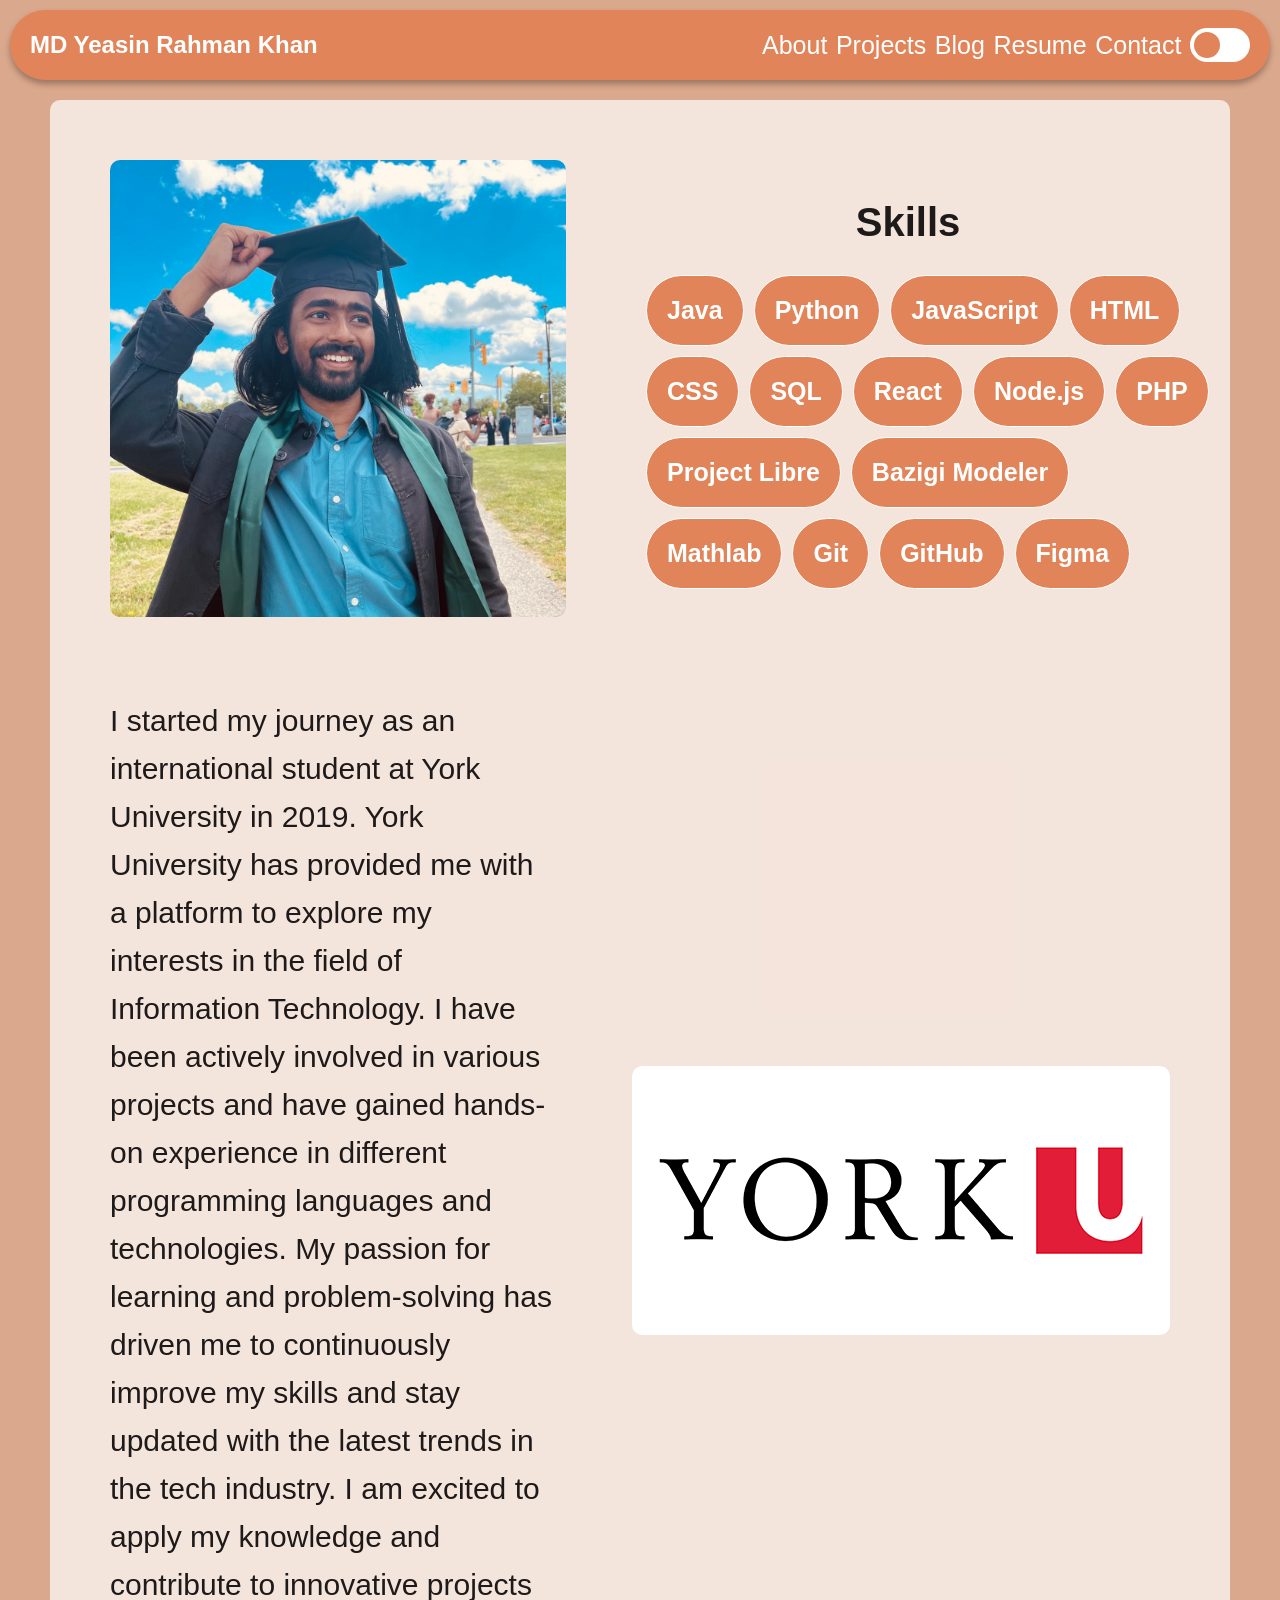
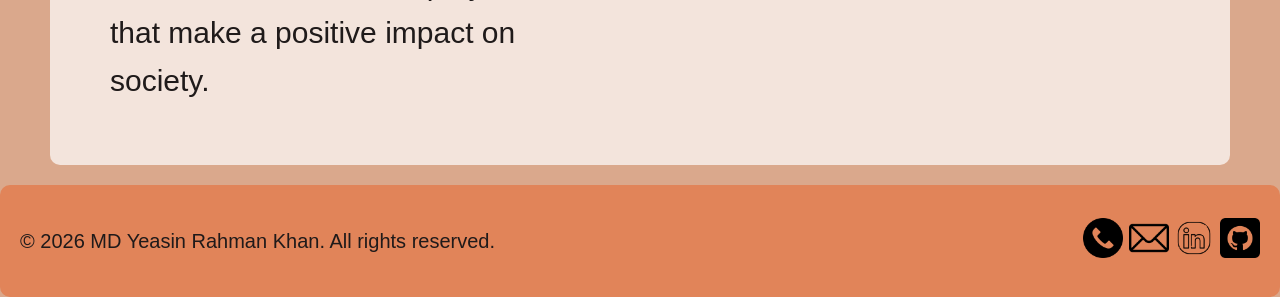
<file: about.html>
<!DOCTYPE html>
<html lang="en">
<head>
    <meta charset="UTF-8">
    <meta name="viewport" content="width=device-width, initial-scale=1.0">
    <link rel="stylesheet" href="styles.css">
    <link rel="preconnect" href="https://fonts.googleapis.com">
    <link rel="preconnect" href="https://fonts.gstatic.com" crossorigin>
    <link href="https://fonts.googleapis.com/css2?family=Black+Ops+One&display=swap" rel="stylesheet">
    <link rel="preconnect" href="https://fonts.googleapis.com">
    <link rel="preconnect" href="https://fonts.gstatic.com" crossorigin>
    <link href="https://fonts.googleapis.com/css2?family=Black+Ops+One&family=Yuyu&display=swap" rel="stylesheet">   
    <title>About Me</title>
    <link rel="icon" type="image/png" href="img/logo.png">
</head>
<body>
     
    <div id="nav-placeholder"></div> 
    <div class="content">
        <section id="about-me">
            <img src="img/Grad.JPG" alt="MD Yeasin Rahman Khan">
             <div>
                <h2 style="text-align: center; margin-bottom: 30px; font-size: 40px;">Skills</h2>
                <ul>
                <li>Java</li>
                <li>Python</li>
                <li>JavaScript</li> 
                <li>HTML</li>
                <li>CSS</li>
                <li>SQL</li>
                <li>React</li>
                <li>Node.js</li>
                <li>PHP</li>
                <li>Project Libre</li>
                <li>Bazigi Modeler</li>
                <li>Mathlab</li>
                <li>Git</li>
                <li>GitHub</li>
                <li>Figma</li>
            </ul>
             </div>
        </section>
        <section id="about-me-text">
            <p> I started my journey as an international student at York University in 2019. York University has provided me with a platform to explore my interests in the field of Information Technology. I have been actively involved in various projects and have gained hands-on experience in different programming languages and technologies. My passion for learning and problem-solving has driven me to continuously improve my skills and stay updated with the latest trends in the tech industry. I am excited to apply my knowledge and contribute to innovative projects that make a positive impact on society.</p>
            <img src="img/Yorklogo.png" alt="York University Logo" >
        </section>
    </div>

    <div id="footer-placeholder"></div>

   <script src="js/theme.js"></script>
   <script src="js/components.js"></script>
</body>
</html>
</file>
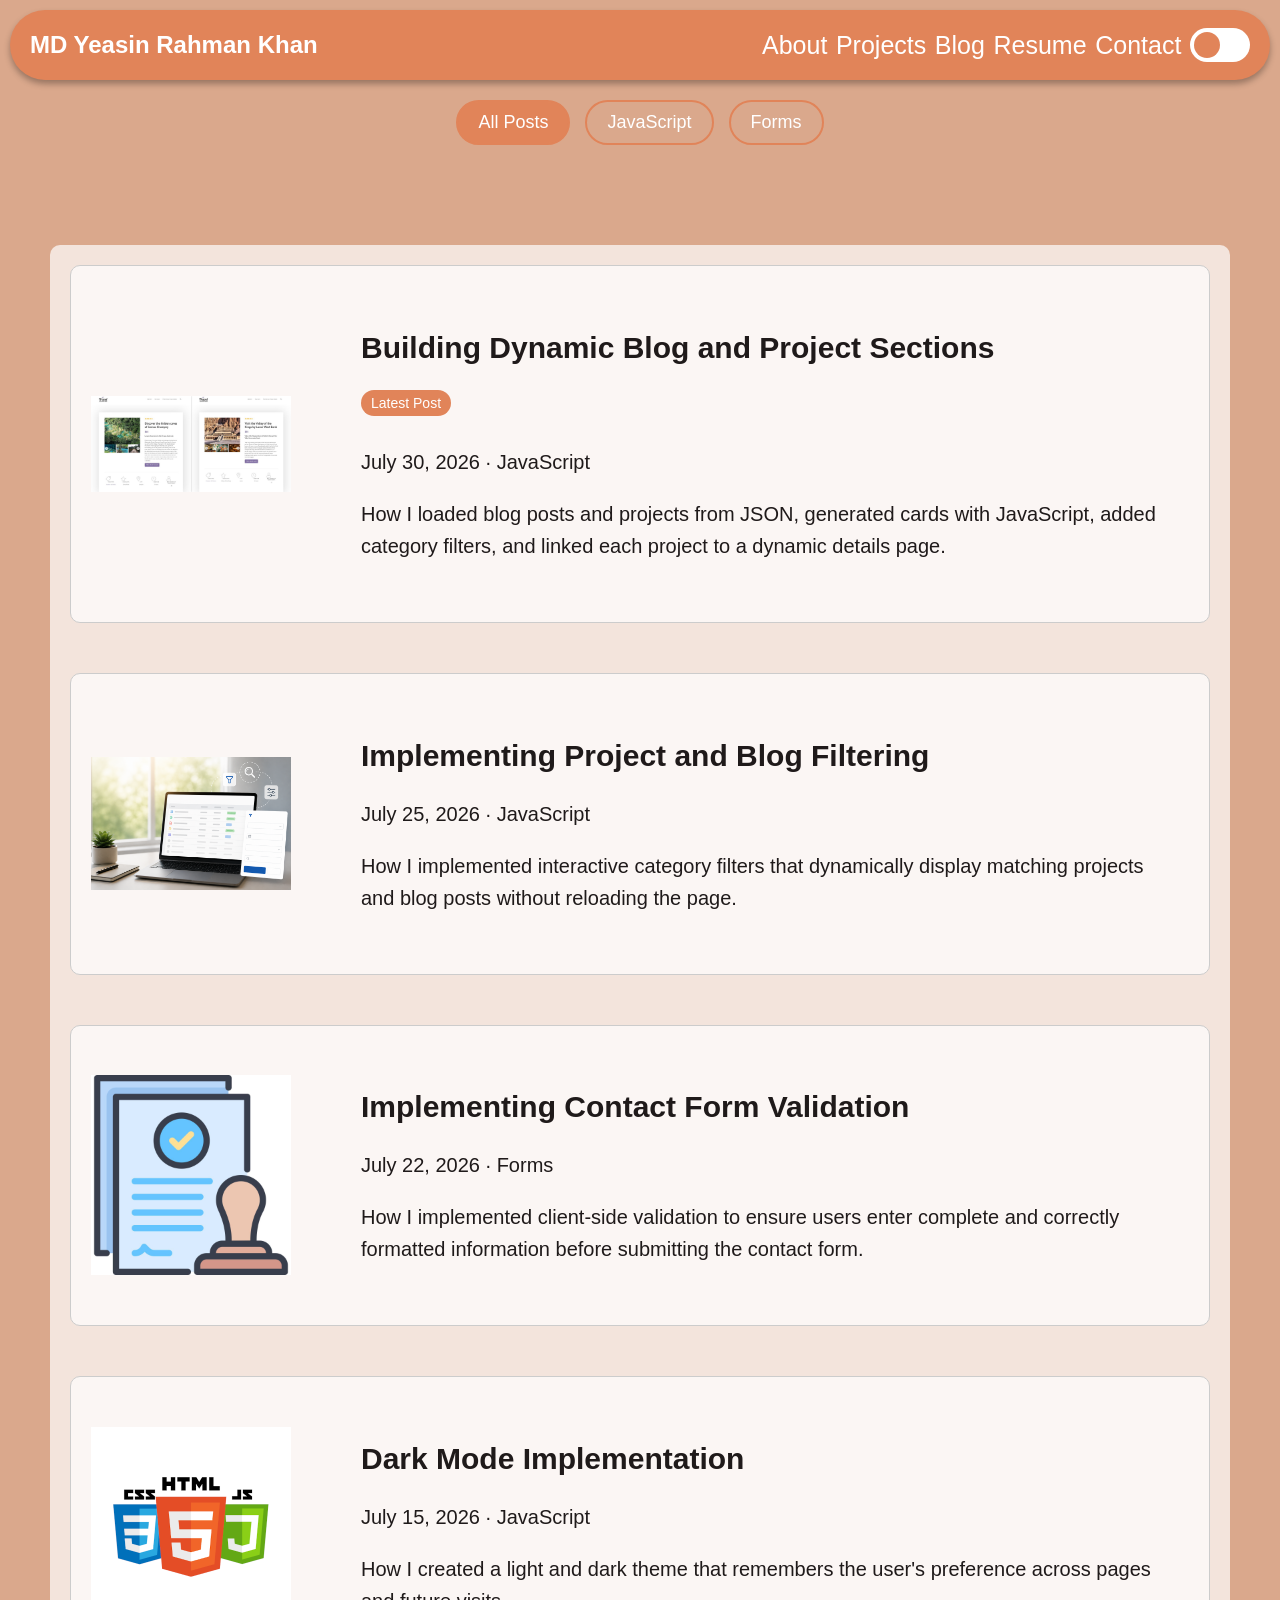
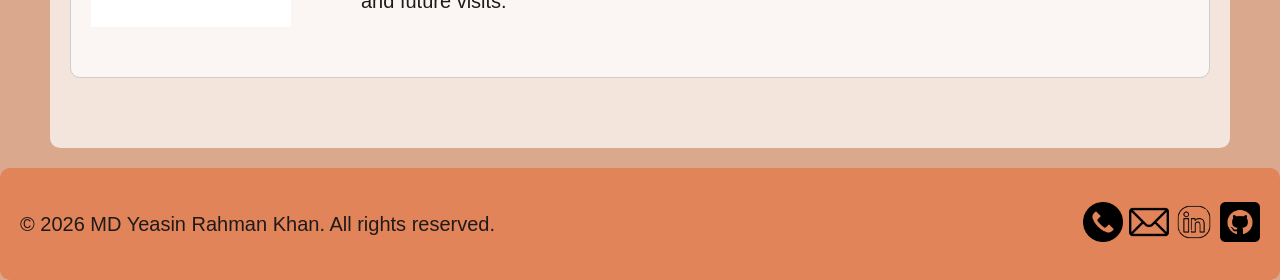
<file: blog.html>
<!DOCTYPE html> 
<html lang="en">    
<head>
    <meta charset="UTF-8">
    <meta name="viewport" content="width=device-width, initial-scale=1.0">
    <link rel="stylesheet" href="styles.css"> 
    <link rel="preconnect" href="https://fonts.googleapis.com">
    <link rel="preconnect" href="https://fonts.gstatic.com" crossorigin>
    <link href="https://fonts.googleapis.com/css2?family=Black+Ops+One&display=swap" rel="stylesheet">
    <link rel="preconnect" href="https://fonts.googleapis.com">
    <link rel="preconnect" href="https://fonts.gstatic.com" crossorigin>
    <link href="https://fonts.googleapis.com/css2?family=Black+Ops+One&family=Yuyu&display=swap" rel="stylesheet">  
    <style>
        .project-image {
            width: 200px;
            height: auto;
            object-fit: contain;
            border-radius: 10px;
        }
    </style>
    <title>My Blog</title>
    <link rel="icon" type="image/png" href="img/logo.png">
</head>
<body>
   
   <div id="nav-placeholder"></div>

    <div class="filter">
        <button
            class="filter-button active"
            data-filter="All"
            type="button"
        >
            All Posts
        </button>


        <button
            class="filter-button"
            data-filter="JavaScript"
            type="button"
        >
            JavaScript
        </button>

        <button
            class="filter-button"
            data-filter="Forms"
            type="button"
        >
            Forms
        </button>
    </div>
   <main>
        <div class="content" id="blog-list"></div>
   </main>
   

   <div id="footer-placeholder"></div>

   <script src="js/theme.js"></script>
   <script src="js/components.js"></script>
   <script src="js/blog.js"></script>
</body>
</html>
</file>
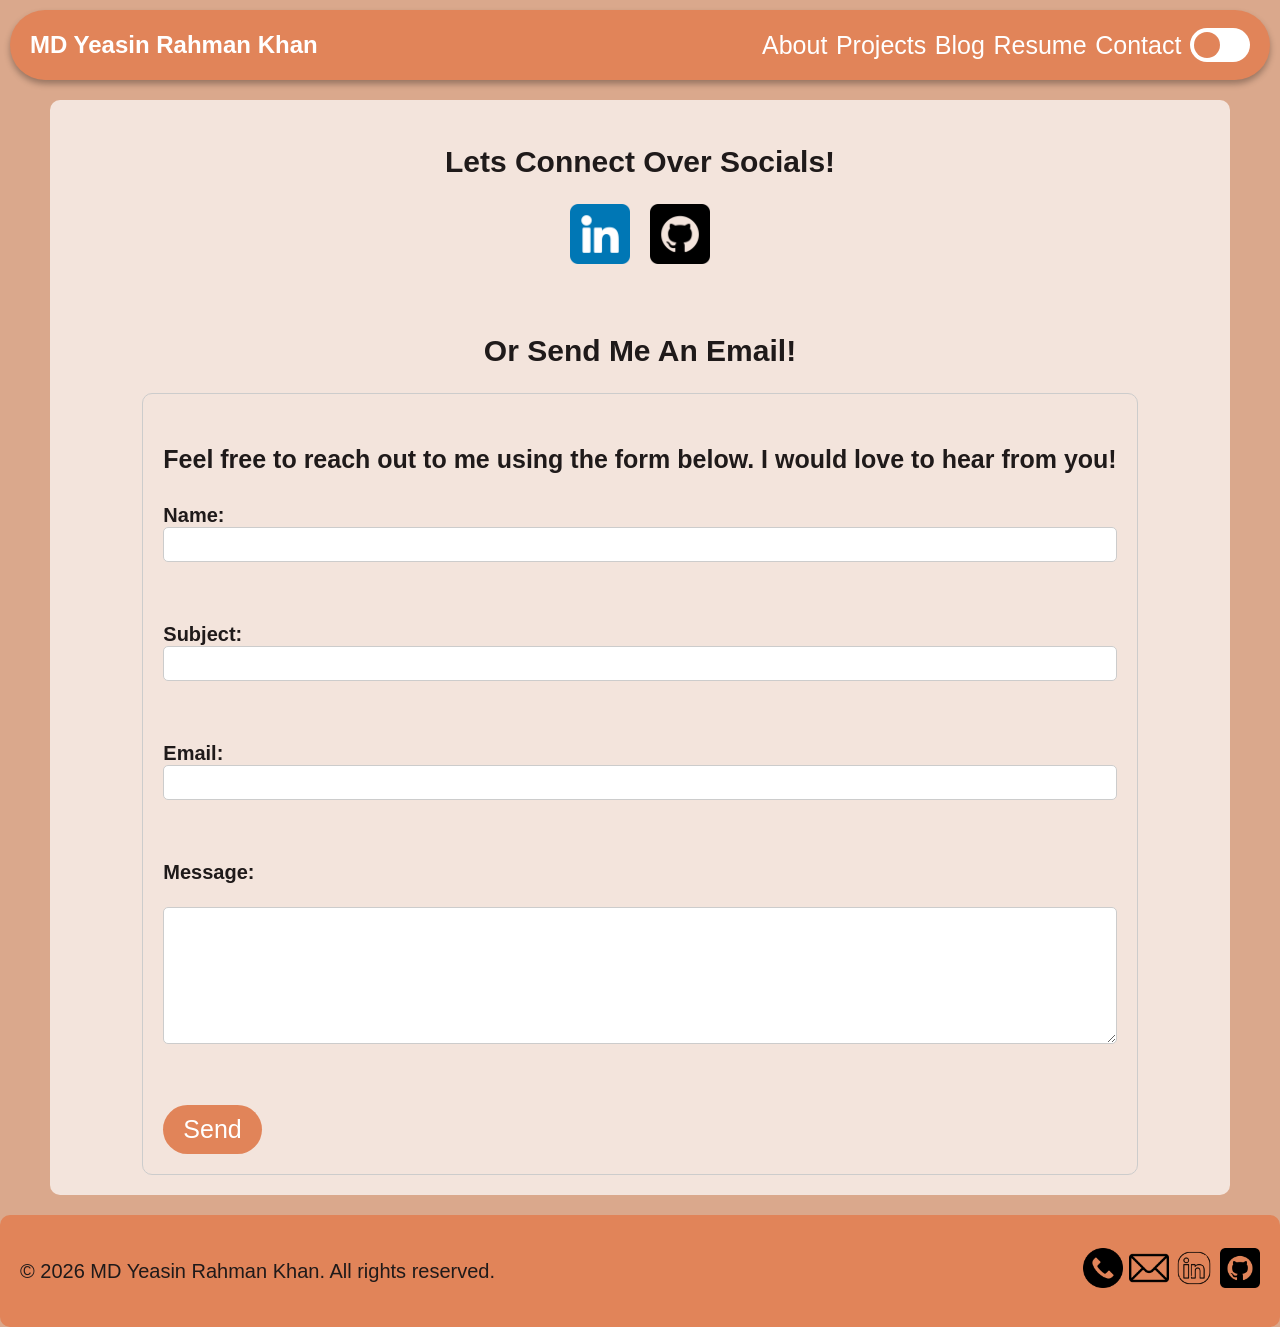
<file: contact.html>
<!DOCTYPE html>
<html lang="en">
<head>
    <meta charset="UTF-8">
    <meta name="viewport" content="width=device-width, initial-scale=1.0">
    <link rel="stylesheet" href="styles.css">   
    <link rel="preconnect" href="https://fonts.googleapis.com">
    <link rel="preconnect" href="https://fonts.gstatic.com" crossorigin>
    <link href="https://fonts.googleapis.com/css2?family=Black+Ops+One&display=swap" rel="stylesheet">
    <link rel="preconnect" href="https://fonts.googleapis.com">
    <link rel="preconnect" href="https://fonts.gstatic.com" crossorigin>
    <link href="https://fonts.googleapis.com/css2?family=Black+Ops+One&family=Yuyu&display=swap" rel="stylesheet">  
    <style>
        .contact-socials {
            display: flex;
            gap: 20px;
            margin-bottom: 20px;
        }

        .socials-indi:hover {
            transform: scale(1.1);
            transition: transform 0.3s ease;
        }
    </style>
    <title>Contact Me</title>
    <link rel="icon" type="image/png" href="img/logo.png">
</head>
<body>
     <div id="nav-placeholder"></div>
     <div class="content" style=" min-height: 100vh; display: grid; place-items: center;">
        <h2>Lets Connect Over Socials!</h2>
        <div class="contact-socials">
            <a href="https://www.linkedin.com/in/md-yeasin-rahman-khan/"><img class="socials-indi" src="img/linkedin-blue.png" alt="Contact Image" style="width: 60px; height: auto; margin-bottom: 20px;"></a>
            <a href="https://github.com/kyeasin31"><img class="socials-indi" src="img/github-white.png" alt="Contact Image" style="width: 60px; height: auto; margin-bottom: 20px;"></a>
        </div>
        <h2>Or Send Me An Email!</h2>

        <form id="contact-form" novalidate style="font-size: 20px;">
            <p style="font-size: 25px; font-weight: bold;">Feel free to reach out to me using the form below. I would love to hear from you!</p>
            <div class ="form-group">
               <label for="name">Name:</label>
               <input type="text" id="name" name="name" required style=" padding: 5px; border-radius: 5px; border: 1px solid #ccc;"><br><br>
               <span class="error-message" id="name-error"></span>
            </div>
            <div class ="form-group">
                <label for="subject">Subject:</label>
                <input type="text" id="subject" name="subject" required style=" padding: 5px; border-radius: 5px; border: 1px solid #ccc;"><br><br>
                <span class="error-message" id="subject-error"></span>
            </div>
            <div class ="form-group">
                <label for="email">Email:</label>
                <input type="email" id="email" name="email" required style=" padding: 5px; border-radius: 5px; border: 1px solid #ccc;"><br><br>
                <span class="error-message" id="email-error"></span>
            </div>
            <div class ="form-group">
                <label for="message">Message:</label><br>
                <textarea id="message" name="message" rows="5" cols="30" required style=" padding: 10px; border-radius: 5px; border: 1px solid #ccc;"></textarea><br><br>
                <span class="error-message" id="message-error"></span>
            </div>
            <input class="view-project" type="submit" value="Send" style="font-size: 25px">
        </form>

        <div id="form-success" class="success-message" hidden></div>

     </div>

     <div id="footer-placeholder"></div>
     <script src="js/theme.js"></script>
     <script src="js/components.js"></script>
     <script src="js/contact.js"></script>
</body>
</html>
</file>
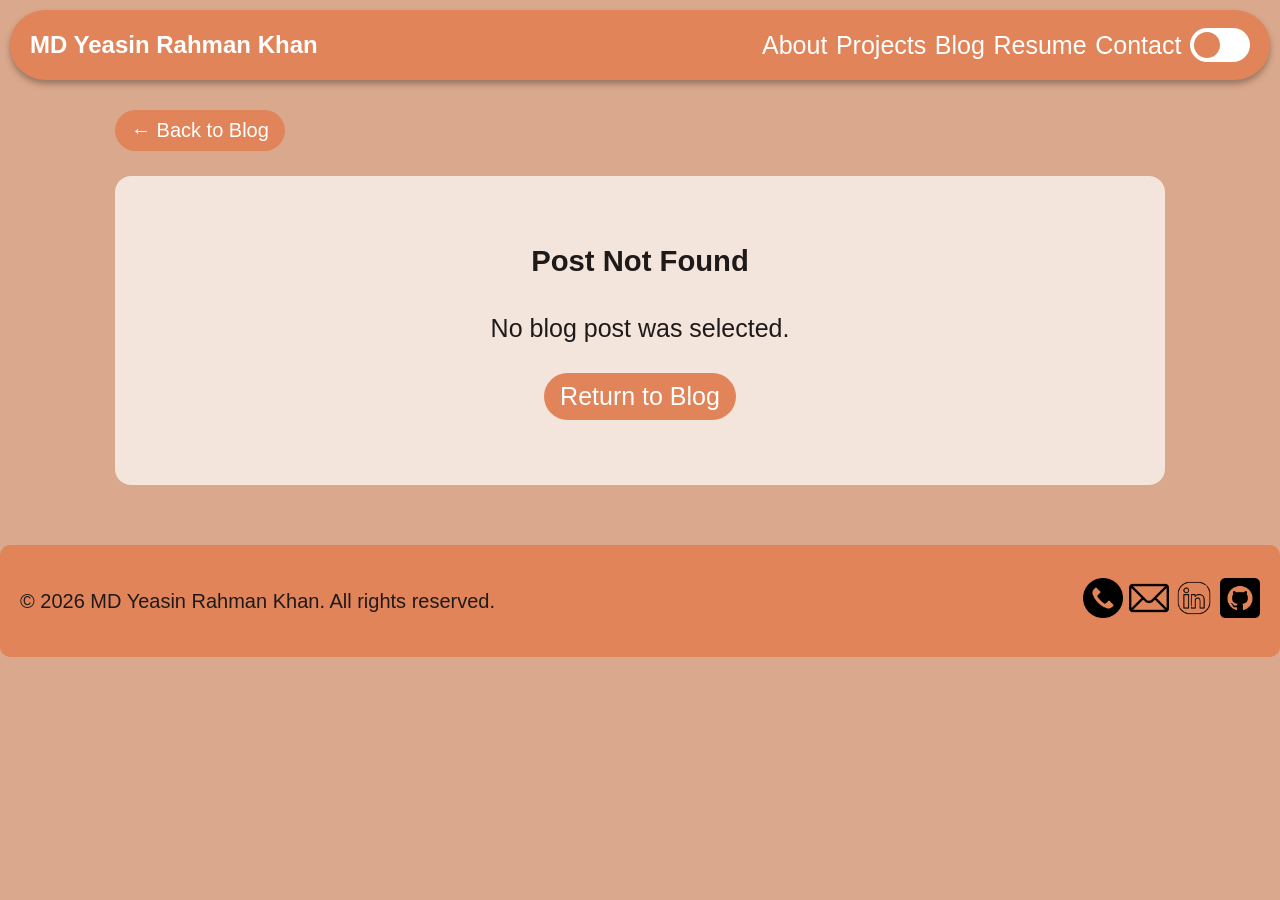
<file: post.html>
<!DOCTYPE html>
<html lang="en">
<head>
    <meta charset="UTF-8">

    <meta name="viewport" content="width=device-width, initial-scale=1.0">
     <link rel="stylesheet" href="styles.css">
    <link rel="preconnect" href="https://fonts.googleapis.com">
    <link rel="preconnect" href="https://fonts.gstatic.com" crossorigin>
    <link href="https://fonts.googleapis.com/css2?family=Black+Ops+One&display=swap" rel="stylesheet">
    <link rel="preconnect" href="https://fonts.googleapis.com">
    <link rel="preconnect" href="https://fonts.gstatic.com" crossorigin>
    <link href="https://fonts.googleapis.com/css2?family=Black+Ops+One&family=Yuyu&display=swap" rel="stylesheet">
   
    <title>Blog Post</title>
    <link rel="icon" type="image/png" href="img/logo.png">
</head>

<body>
    <div id="nav-placeholder"></div>

    <main class="blog-post-page">
        <a href="blog.html" class="back-link">
            ← Back to Blog
        </a>

        <article id="post-details"></article>
    </main>

    <div id="footer-placeholder"></div>

    <script src="js/theme.js"></script>
    <script src="js/components.js"></script>
    <script src="js/post.js"></script>
</body>
</html>
</file>
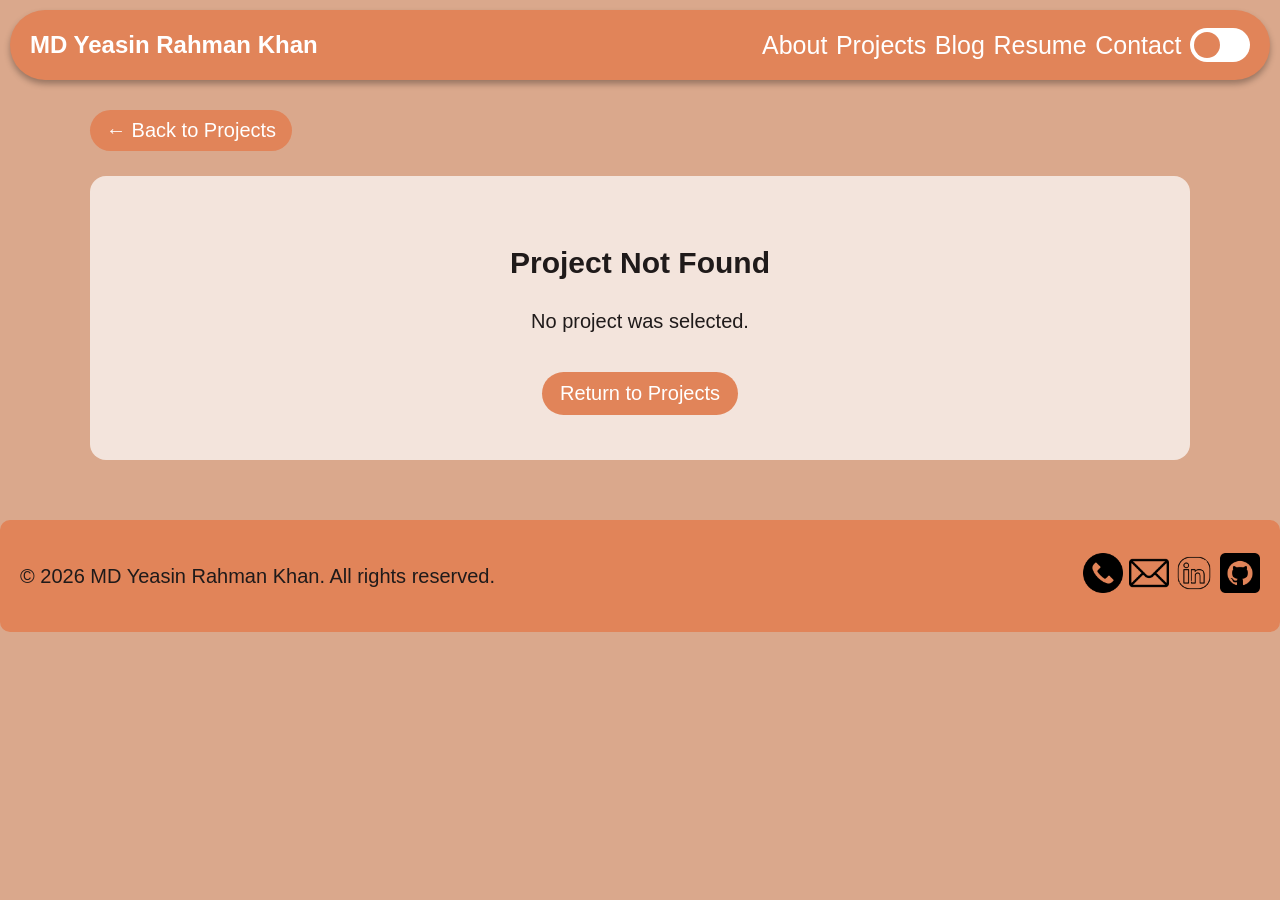
<file: project-details.html>
<!DOCTYPE html>
<html lang="en">
<head>
    <meta charset="UTF-8">

    <meta name="viewport" content="width=device-width, initial-scale=1.0">
    <link rel="stylesheet" href="styles.css">
    <link rel="preconnect" href="https://fonts.googleapis.com">
    <link rel="preconnect" href="https://fonts.gstatic.com" crossorigin>
    <link href="https://fonts.googleapis.com/css2?family=Black+Ops+One&display=swap" rel="stylesheet">
    <link rel="preconnect" href="https://fonts.googleapis.com">
    <link rel="preconnect" href="https://fonts.gstatic.com" crossorigin>
    <link href="https://fonts.googleapis.com/css2?family=Black+Ops+One&family=Yuyu&display=swap" rel="stylesheet">
    <title>Project Details</title>
     <link rel="icon" type="image/png" href="img/logo.png">
</head>

<body>
    <div id="nav-placeholder"></div>

    <main class="project-details-page">
        <a href="projects.html" class="back-link">
            ← Back to Projects
        </a>

        <div id="project-details"></div>
    </main>

    <div id="footer-placeholder"></div>

    <script src="js/theme.js"></script>
    <script src="js/components.js"></script>
    <script src="js/project-details.js"></script>
</body>
</html>
</file>
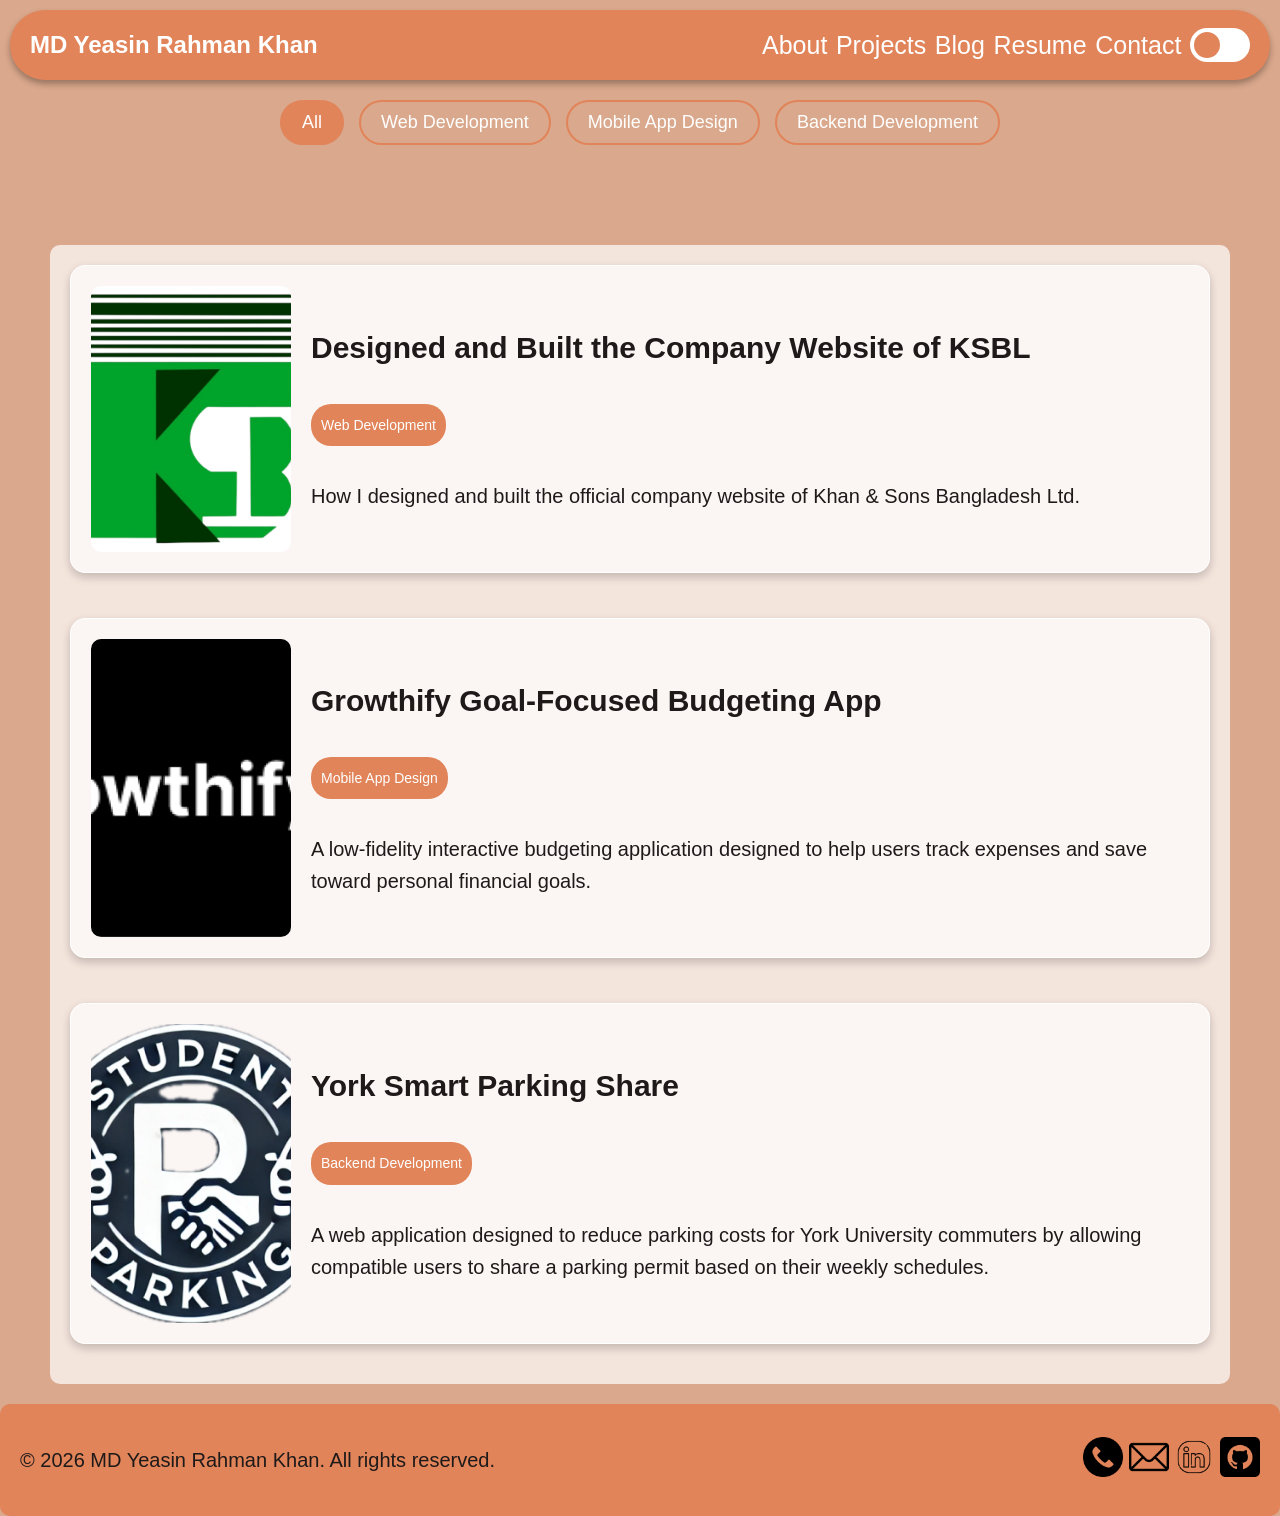
<file: projects.html>
<!DOCTYPE html>    
<html lang="en">
<head>
    <meta charset="UTF-8">
    <meta name="viewport" content="width=device-width, initial-scale=1.0">
    <link rel="stylesheet" href="styles.css">
    <link rel="preconnect" href="https://fonts.googleapis.com">
    <link rel="preconnect" href="https://fonts.gstatic.com" crossorigin>
    <link href="https://fonts.googleapis.com/css2?family=Black+Ops+One&display=swap" rel="stylesheet">
    <link rel="preconnect" href="https://fonts.googleapis.com">
    <link rel="preconnect" href="https://fonts.gstatic.com" crossorigin>
    <link href="https://fonts.googleapis.com/css2?family=Black+Ops+One&family=Yuyu&display=swap" rel="stylesheet">
    <style>
       .project-image {
            width: 200px;
            height: auto;
            object-fit: cover;
            border-radius: 10px;
        }
    </style>   
    <title>My Projects</title>
    <link rel="icon" type="image/png" href="img/logo.png">     
</head> 
<body>
    <div id="nav-placeholder"></div>
    <div class="filter">
        <button class ="filter-button active" data-filter="All">All</button>
        <button class ="filter-button" data-filter="Web Development">Web Development</button>
        <button class ="filter-button" data-filter="Mobile App Design">Mobile App Design</button>
        <button class ="filter-button" data-filter="Backend Development">Backend Development</button>
    </div>
        <main>
            <div class="content" id="project-list"></div>
        </main>

    <div id="footer-placeholder"></div>

    <script src ="js/theme.js"></script>
    <script src="js/components.js"></script>
    <script src="js/project.js"></script>
</body>
</html>
</file>
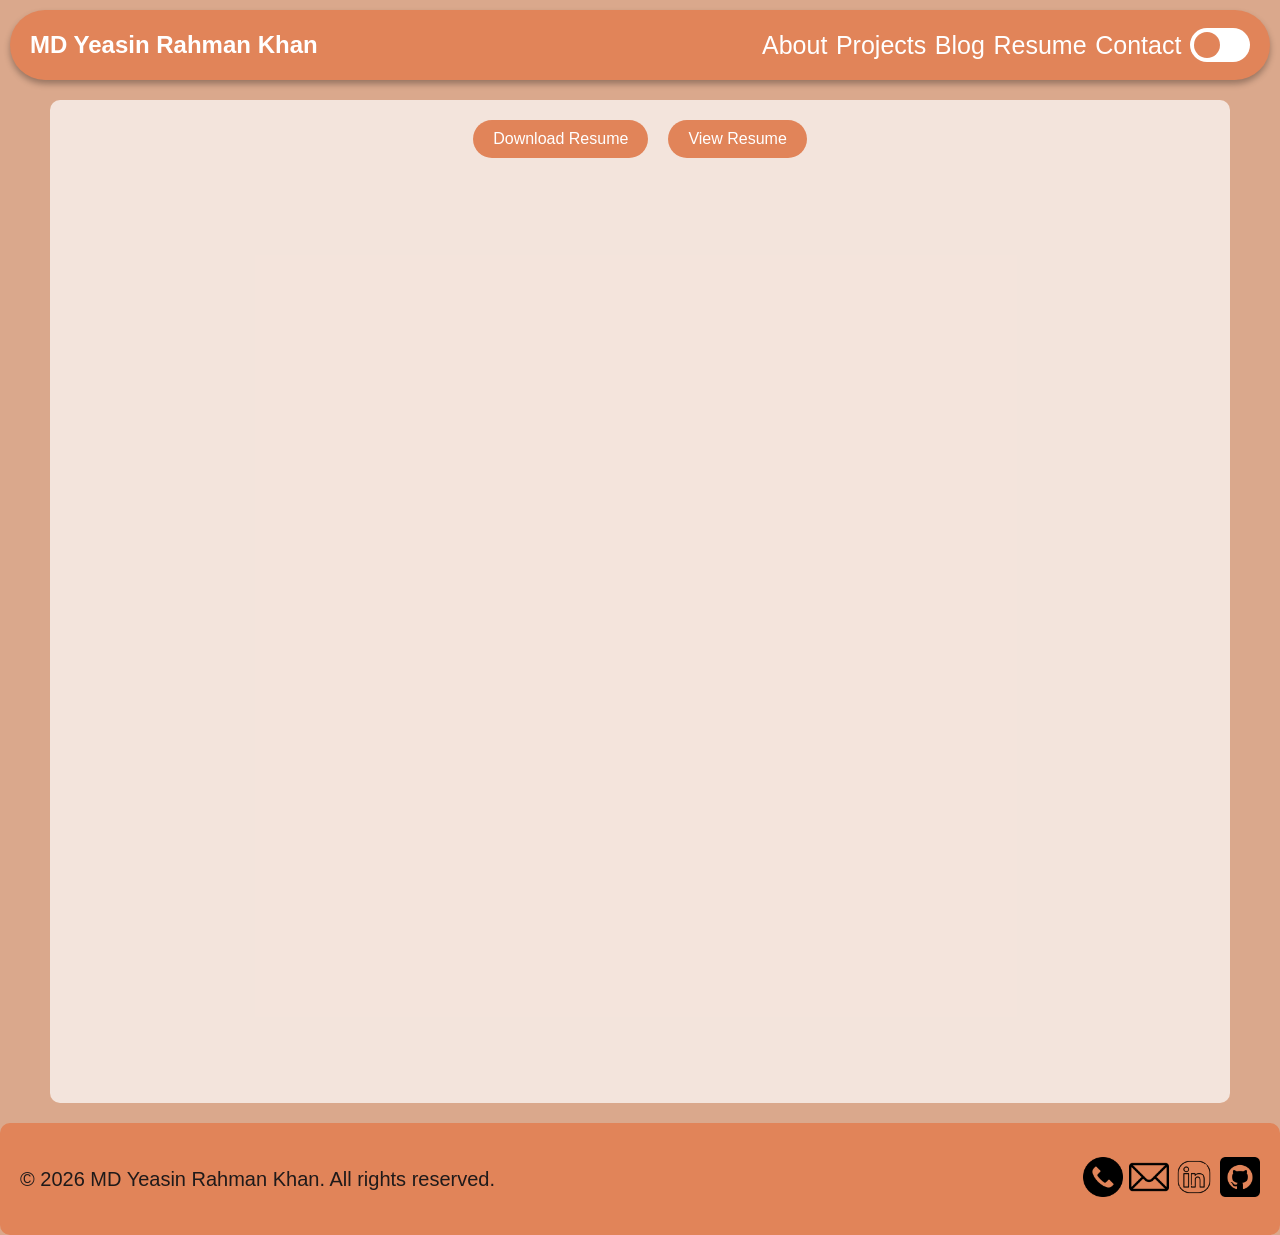
<file: resume.html>
<!DOCTYPE html>
<html lang="en">
<head>
    <meta charset="UTF-8">
    <meta name="viewport" content="width=device-width, initial-scale=1.0">
    <link rel="stylesheet" href="styles.css">   
    <link rel="preconnect" href="https://fonts.googleapis.com">
    <link rel="preconnect" href="https://fonts.gstatic.com" crossorigin>
    <link href="https://fonts.googleapis.com/css2?family=Black+Ops+One&display=swap" rel="stylesheet">
    <link rel="preconnect" href="https://fonts.googleapis.com">
    <link rel="preconnect" href="https://fonts.gstatic.com" crossorigin>
    <link href="https://fonts.googleapis.com/css2?family=Black+Ops+One&family=Yuyu&display=swap" rel="stylesheet">  

    <style>
        .resume {
            width: 100%;
            height: 100vh;
            border: none;
            border-radius: 10px;
        }

        .resume-buttons {
            display: flex;
            justify-content: center;
            gap: 20px;
            margin-bottom: 20px;
        }

        .view-project:hover {
            transform: scale(1.1);
            transition: transform 0.3s ease;
        }
    </style>
    <title>My Resume</title>
    <link rel="icon" type="image/png" href="img/logo.png">
</head>

<body>
    <div id="nav-placeholder"></div>
    <div class="content">
        <div class="resume-buttons">
            <a href="files/MD Yeasin Rahman Khan Resume.pdf" download>
            <button class="view-project">Download Resume</button>
            </a>
            <button class="view-project" onclick="window.open('files/MD Yeasin Rahman Khan Resume.pdf', '_blank')">View Resume</button>
        </div>
    
        <iframe src="files/MD Yeasin Rahman Khan Resume.pdf" title="MD Yeasin Rahman Khan Resume" class="resume"></iframe>

    </div>
    <div id="footer-placeholder"></div>
    <script src="js/theme.js"></script>
    <script src="js/components.js"></script>
</body>
</html>
</file>
<file: styles.css>
:root {
    --page-background: rgb(218, 168, 140);
    --text-color: #1f1a1a;
    --content-background: rgba(255, 255, 255, 0.695);
    --nav-background: rgb(225, 132, 89);
    --card-background: #eb6a37;
    --button-background: rgb(225, 132, 89);
    --button-text: white;
    --link-color: rgb(255, 255, 255);
    --h4-color: rgb(255, 255, 255);
    --project-sec-background: #eb6a37;
    --scroll-track: rgb(218, 168, 140);
    --scroll-thumb: rgb(225, 132, 89);
    
}

body[data-theme="dark"] {
    --page-background: rgb(27, 27, 27);
    --text-color: rgb(255, 254, 254);
    --content-background: rgba(45, 45, 45, 0.92);
    --nav-background: rgba(153, 150, 150, 0.92);
    --card-background: rgb(153, 150, 150);
    --button-background: rgb(10, 7, 5);
    --button-text: rgb(253, 253, 253);
    --link-color: rgb(0, 0, 0);
    --h4-color: rgb(5, 5, 5);
    --project-sec-background: rgb(27, 27, 27);
    --scroll-track: rgb(35, 35, 35);
    --scroll-thumb: rgb(90, 90, 90);
}


body {
    font-family: 'Yuyu', sans-serif;
    margin: 0;
    background-color: var(--page-background);
    color: var(--text-color);
    font-size: 20px;
    transition: background-color 0.4s, color 0.4s;
}

h1, h2, h3, p {
    color: var(--text-color);
}

h4 {
    color: var(--h4-color);
}
 

p {
    line-height: 1.6;
}

nav {
    
    display: flex;
    justify-content: space-between;
    align-items: center;
    padding: 15px 20px;
    background-color: var(--nav-background);
    height: 40px;
    border-radius: 50px;
    font-size: 20px;
    box-shadow: 0px 4px 6px rgba(0, 0, 0, 0.3);
 

}

#nav-placeholder {
    position :sticky;
    top: 10px;
    z-index: 1000;
    margin: 0 10px;
    height: 0;
}

.nav-links {
    display: flex;
    justify-content: space-between;
    align-items: center;
    width: 40%;
    
}

.link{
    color: var(--link-color);
    text-decoration: none;
    font-size: 25px;

}

.link:hover {
    color: white;
    transition: color 0.3s ease-in-out;
    text-shadow: 2px 2px 4px rgba(0, 0, 0, 0.6);
}


#header {
    background-image: url(img/backgroundImg.jpg);
    background-size: cover;
    background-repeat: no-repeat;
    height: 90vh;
    background-position: center;
    padding: 10px;
}

#content {
    background-color: var(--content-background);
    margin: 20px 50px;
    padding: 20px;
    height: auto;
    border-radius: 10px;
}

.content {
    background-color: var(--content-background);
    margin-top: 100px;
    margin-left: 50px;
    margin-right: 50px;
    margin-bottom: 20px;
    padding: 20px;
    height: auto;
    border-radius: 10px;
    display: block;
}



.switch{
    position:relative;
    display:inline-block;
    width:60px;
    height:34px;
}

.switch input{
    opacity:0;
    width:0;
    height:0;
}

.slider{
    position:absolute;
    cursor:pointer;
    top:0;
    left:0;
    right:0;
    bottom:0;
    background-color:white;
    -webkit-transition:.4s;
    transition:.4s;
}
.slider.round {
    border-radius: 34px;
}

.slider.round:before {
    border-radius: 50%;
}

.slider:before {
    position: absolute;
    content: "";
    height: 26px;
    width: 26px;
    left: 4px;
    bottom: 4px;
    background-color: rgb(225, 132, 89);
    -webkit-transition: .4s;
    transition: .4s;
}

input:checked + .slider {
    background-color:rgb(27, 27, 27);
}

input:focus + .slider {
    box-shadow: 0 0 1px rgb(27, 27, 27);
}

input:checked + .slider:before {
    -webkit-transform: translateX(26px);
    -ms-transform: translateX(26px);
    transform: translateX(26px);
    background-color: rgb(206, 205, 205);
}

.slider.round {
    border-radius: 34px;
}

.slider.round:before {
    border-radius: 50%;
}

footer {
    background-color: var(--nav-background);
    color: var(--link-color);
    padding: 20px;
    margin-top: 20px;
    border-radius: 10px;
    display: flex;  
    justify-content: space-between;
    align-items: center;

}

.socials {
    height: 40px;
    width: 40px;
   
}

.socials:hover {
    transform: scale(1.1);
    transition: transform 0.3s ease-in-out;
    cursor: pointer;
     
}

 .blog-card-link {
    margin-bottom: 50px;
    padding: 20px;
    border: 1px solid #ccc;
    border-radius: 10px;
    background-color: var(--content-background);
    display:flex;
    flex-direction: row;
    gap: 50px;
    background: var(--content-background);
    text-decoration: none;
    
    
   
}



.latest-badge {
    display: inline-block;
    margin-bottom: 10px;
    padding: 5px 10px;
    background-color: var(--nav-background);
    color: white;
    border-radius: 20px;
    font-size: 14px;
}

.project-sec:hover {
    transform: translateY(-5px);
    box-shadow: 0 8px 18px rgba(0, 0, 0, 0.25);
    cursor: pointer;
    transition:
        transform 0.3s ease,
        box-shadow 0.3s ease;
}

.form-group {
    display: flex;
    flex-direction: column;
    margin-bottom: 15px;
   border-radius: 10px;
    
}

#contact-form {
    border: 1px solid #ccc;
    padding: 20px;
    border-radius: 10px;
    text-align: left;
}

.form-group label {
     font-weight: bold;
}

.form-group input,
.form-group textarea {
    padding:10px;
    font-weight: bold;
    box-sizing: border-box;
    font-size: 16px;
    font: inherit;
    outline: none;
    transition:
        border-color 0.2s ease,
        box-shadow 0.2s ease;

}

.form-group input.input-error,
.form-group textarea.input-error {
    border-color: #b42318;
}

.error-message {
    display: none;
    color: #b42318;
    font-size: 20px;
}

.error-message.visible {
    display: flex;
    flex-direction: row;
}

.success-message {
    padding: 30px;
    border-radius: 15px;
    text-align: center;
    background-color: var(--content-background);
    color: var(--text-color);
    font-size: 30px;
}

::-webkit-scrollbar {
    width: 12px;
}


::-webkit-scrollbar-track {
    background: var(--scroll-track);
    border-radius: 10px;
}


::-webkit-scrollbar-thumb {
    background: var(--scroll-thumb);
    border-radius: 10px;
    border: 2px solid var(--scroll-track);
}


::-webkit-scrollbar-thumb:hover {
    background: var(--scroll-thumb);
}

.filter {
    display: flex;
    justify-content: center;
    flex-wrap: wrap;
    gap: 15px;
    margin: 100px auto 30px;
    padding: 0 20px;
}

.filter-button {
    padding: 10px 20px;
    border: 2px solid var(--nav-background);
    border-radius: 25px;
    background-color: transparent;
    color: white;
    font-family: inherit;
    font-size: 18px;
    cursor: pointer;
    transition:
        background-color 0.25s ease,
        color 0.25s ease,
        transform 0.25s ease;
}

.filter-button:hover {
    background-color: var(--nav-background);
    color: white;
    transform: translateY(-2px);
}

.filter-button.active {
    background-color: var(--nav-background);
    color: white;
}

#project-list {
    display: flex;
    justify-content: center;
    flex-direction: column;
    gap: 25px;
    padding: 20px;
    margin-bottom: 20px;
}

.project-card {
    padding: 20px;
    background-color: var(--content-background);
    border-radius: 15px;
    box-shadow: 0 4px 10px rgba(0, 0, 0, 0.2);
    border: 1px solid rgb(255, 255, 255);
    transition:
        transform 0.3s ease,
        box-shadow 0.3s ease;
    margin-bottom: 20px;
   
}

.project-card:hover {
    transform: translateY(-5px);
    box-shadow: 0 8px 18px rgba(0, 0, 0, 0.25);
}

.project-card-link {
    display: flex;
    flex-direction: row;
    color: inherit;
    text-decoration: none;
}

.project-image {
    width: 300px;
    height: 200px;
   
    border-radius: 10px;
}

.project-info {
    padding: 20px;
}


.card-category {
    display: inline-block;
    padding: 10px 10px;
    background-color: var(--nav-background);
    color: white;
    border-radius: 20px;
    font-size: 14px;
}

#project-section{
    display: flex;
    flex-direction: row;
    padding: 20px;
    justify-content: space-between;
    gap: 20px;
}

.project-cards {
    display: flex;
    flex-direction: column;
    width: 70%;
    align-items: center;
    border-radius: 10px;
    border: 1px solid rgb(255, 255, 255);
    padding: 20px;
    background-color: var(--content-background);
    
}

.project-cards:hover {
    transform: translateY(-5px);
    box-shadow: 0 8px 18px rgba(0, 0, 0, 0.25);
    cursor: pointer;
    transition:
        transform 0.3s ease,
        box-shadow 0.3s ease;
}

.project-cards h4 {
    color: var(--text-color);
}

.view-project{
    font-family: inherit;
    padding: 10px 20px;
    background-color: var(--nav-background);
    color: white;
    border: none;
    border-radius: 25px;
    cursor: pointer;
    font-size: 16px;
    transition:
        background-color 0.25s ease,
        color 0.25s ease,
        transform 0.25s ease;
}

.view-project:hover {
    background-color: var(--button-background);
    color: white;
    transform: translateY(-2px);
}

#about-me img{
    width: 40%;
    height: auto;
    border-radius: 10px;
    margin: 40px;
}

#about-me li{
    font-weight: bold;
    list-style-type: none;
    font-size: 25px;
    color: white;
    border: 1px solid var(--button-text);
    border-radius: 50px;
    padding: 20px;
    background-color: var(--button-background);
}

#about-me li:hover{
    background-color: var(--nav-background);
    color: white;
    transform: translateY(-2px);
    transition:
        background-color 0.25s ease,
        color 0.25s ease,
        transform 0.25s ease;
    box-shadow: 0 8px 18px rgba(0, 0, 0, 0.25);
}

#about-me{
    display: flex;
    flex-direction: row;
    align-items: center;
}

#about-me ul {
    display: flex; 
    flex-wrap: wrap; 
    gap: 10px;
}

#about-me-text {
    display: flex;
    flex-direction: row;
    align-items: center;
}

#about-me-text img {
    width: 60%;
    height: auto;
    border-radius: 10px;
    margin: 40px;
}

#about-me-text p {
    font-size: 30px;
    line-height: 1.6;
    color: var(--text-color);
    margin: 40px;
}



.project-details-page {
    width: min(1100px, 92%);
    margin: 110px auto 60px;
}

.back-link {
    display: inline-block;
    margin-bottom: 25px;
    padding: 9px 16px;

    background-color: var(--nav-background);
    color: white;

    text-decoration: none;
    border-radius: 25px;

    transition:
        transform 0.25s ease,
        opacity 0.25s ease;
}

.back-link:hover {
    transform: translateX(-4px);
    opacity: 0.9;
}

.project-case-study {
    display: flex;
    flex-direction: column;
    gap: 28px;
}



.project-hero {
    overflow: hidden;

    background-color: var(--content-background);
    color: var(--text-color);

    border-radius: 18px;
    box-shadow: 0 5px 14px rgba(0, 0, 0, 0.25);
}

.project-hero-image {
    display: block;
    width: 100%;
    height: 500px;
    object-fit: contain;
}

.project-hero-content {
    padding: 35px;
}

.project-hero-content h1 {
    margin: 10px 0 15px;
    color: var(--text-color);
    font-size: clamp(34px, 5vw, 58px);
    line-height: 1.1;
}

.project-summary {
    max-width: 850px;
    margin-bottom: 20px;

    color: var(--text-color);
    font-size: 25px;
    line-height: 1.6;
}



.project-category {
    display: inline-block;
    margin: 0;
    padding: 6px 14px;

    background-color: var(--nav-background);
    color: white;

    border-radius: 20px;
    font-size: 15px;
    font-weight: bold;
}



.project-link {
    display: inline-block;
    padding: 11px 20px;

    background-color: var(--nav-background);
    color: white;

    text-decoration: none;
    border-radius: 25px;

    transition:
        transform 0.25s ease,
        opacity 0.25s ease;
}

.project-link:hover {
    transform: translateY(-2px);
    opacity: 0.9;
}



.project-section {
    padding: 30px;

    background-color: var(--content-background);
    color: var(--text-color);

    border-radius: 16px;
    box-shadow: 0 4px 10px rgba(0, 0, 0, 0.18);
    font-size: 25px;
}

.project-section h2 {
    margin-top: 0;
    margin-bottom: 18px;

    color: var(--text-color);
    font-size: 32px;
}

.project-section h3 {
    color: var(--text-color);
}

.project-section p,
.project-section li {
    color: var(--text-color);
    line-height: 1.7;
}



.technology-list {
    display: flex;
    flex-wrap: wrap;
    gap: 12px;
}

.technology-badge {
    display: inline-block;
    padding: 8px 15px;

    background-color: var(--nav-background);
    color: white;

    border-radius: 22px;
    font-size: 16px;
}



.project-section ul {
    margin: 0;
    padding-left: 24px;
}

.project-section li {
    margin-bottom: 10px;
}

.project-section li::marker {
    color: var(--nav-background);
}



.process-list {
    display: flex;
    flex-direction: column;
    gap: 22px;
}

.process-step {
    display: flex;
    align-items: flex-start;
    gap: 18px;

    padding: 20px;

    border: 2px solid var(--nav-background);
    border-radius: 14px;
}

.process-number {
    display: grid;
    place-items: center;
    flex-shrink: 0;

    width: 44px;
    height: 44px;

    background-color: var(--nav-background);
    color: white;

    border-radius: 50%;
    font-weight: bold;
}

.process-step h3 {
    margin: 0 0 8px;
}

.process-step p {
    margin: 0;
}



.challenge-list {
    display: grid;
    grid-template-columns: repeat(
        auto-fit,
        minmax(260px, 1fr)
    );
    gap: 20px;
}

.challenge-card {
    padding: 22px;

    border: 2px solid var(--nav-background);
    border-radius: 14px;
}

.challenge-card h3 {
    margin-top: 0;
    margin-bottom: 10px;
}



.project-gallery {
    display: grid;
    grid-template-columns: repeat(
        auto-fit,
        minmax(260px, 1fr)
    );
    gap: 20px;
}

.gallery-image {
    display: block;
    width: 100%;
    height: 270px;

    object-fit: contain;
    border-radius: 12px;

    box-shadow: 0 4px 8px rgba(0, 0, 0, 0.2);

    transition:
        transform 0.3s ease,
        box-shadow 0.3s ease;
}

.gallery-image:hover {
    transform: scale(1.02);
    box-shadow: 0 7px 14px rgba(0, 0, 0, 0.28);
}


.project-error {
    padding: 45px 30px;

    background-color: var(--content-background);
    color: var(--text-color);

    text-align: center;
    border-radius: 16px;
}

.project-error h1 {
    color: var(--text-color);
}

.project-error a {
    display: inline-block;
    margin-top: 15px;
    padding: 10px 18px;

    background-color: var(--nav-background);
    color: white;

    text-decoration: none;
    border-radius: 25px;
}

.blog-post-page {
    width: min(1050px, 92%);
    margin: 110px auto 60px;
}

#post-details {
    font-size: 25px;
    display: flex;
    flex-direction: column;
    gap: 28px;
}

.blog-post-hero {
    overflow: hidden;
    background-color: var(--content-background);
    border-radius: 18px;
    box-shadow: 0 5px 14px rgba(0, 0, 0, 0.22);
}

.blog-post-image {
    display: block;
    width: 100%;
    height: 480px;
    object-fit: cover;
}

.blog-post-heading {
    padding: 35px;
}

.blog-post-heading h1 {
    margin: 12px 0;
    color: var(--text-color);
    font-size: clamp(36px, 5vw, 60px);
    line-height: 1.1;
}

.blog-post-category {
    display: inline-block;
    margin: 0;
    padding: 6px 14px;
    background-color: var(--nav-background);
    color: white;
    border-radius: 20px;
    font-size: 15px;
    font-weight: bold;
}

.blog-post-meta {
    margin: 10px 0;
    opacity: 0.75;
    font-size: 17px;
}

.blog-post-summary {
    max-width: 850px;
    margin-bottom: 0;
    font-size: 25px;
}

.blog-post-section {
    padding: 30px;
    background-color: var(--content-background);
    color: var(--text-color);
    border-radius: 16px;
    box-shadow: 0 4px 10px rgba(0, 0, 0, 0.16);
}

.blog-post-section h2 {
    margin-top: 0;
    font-size: 32px;
}

.blog-post-section p,
.blog-post-section li {
    color: var(--text-color);
    line-height: 1.8;
}

.blog-process-list {
    display: flex;
    flex-direction: column;
    gap: 20px;
}

.blog-process-step {
    display: flex;
    align-items: flex-start;
    gap: 18px;
    padding: 20px;
    border: 2px solid var(--nav-background);
    border-radius: 14px;
}

.blog-process-number {
    display: grid;
    place-items: center;
    flex-shrink: 0;
    width: 44px;
    height: 44px;
    background-color: var(--nav-background);
    color: white;
    border-radius: 50%;
    font-weight: bold;
}

.blog-process-step h3 {
    margin: 0 0 8px;
}

.blog-process-step p {
    margin: 0;
}

.blog-challenge-list {
    display: grid;
    grid-template-columns: repeat(
        auto-fit,
        minmax(260px, 1fr)
    );
    gap: 20px;
}

.blog-challenge-card {
    padding: 22px;
    border: 2px solid var(--nav-background);
    border-radius: 14px;
}

.blog-challenge-card h3 {
    margin-top: 0;
}

.blog-lessons-list {
    margin: 0;
    padding-left: 25px;
}

.blog-lessons-list li {
    margin-bottom: 12px;
}

.blog-lessons-list li::marker {
    color: var(--nav-background);
}

.blog-post-error {
    padding: 40px;
    text-align: center;
    background-color: var(--content-background);
    border-radius: 16px;
}
</file>
